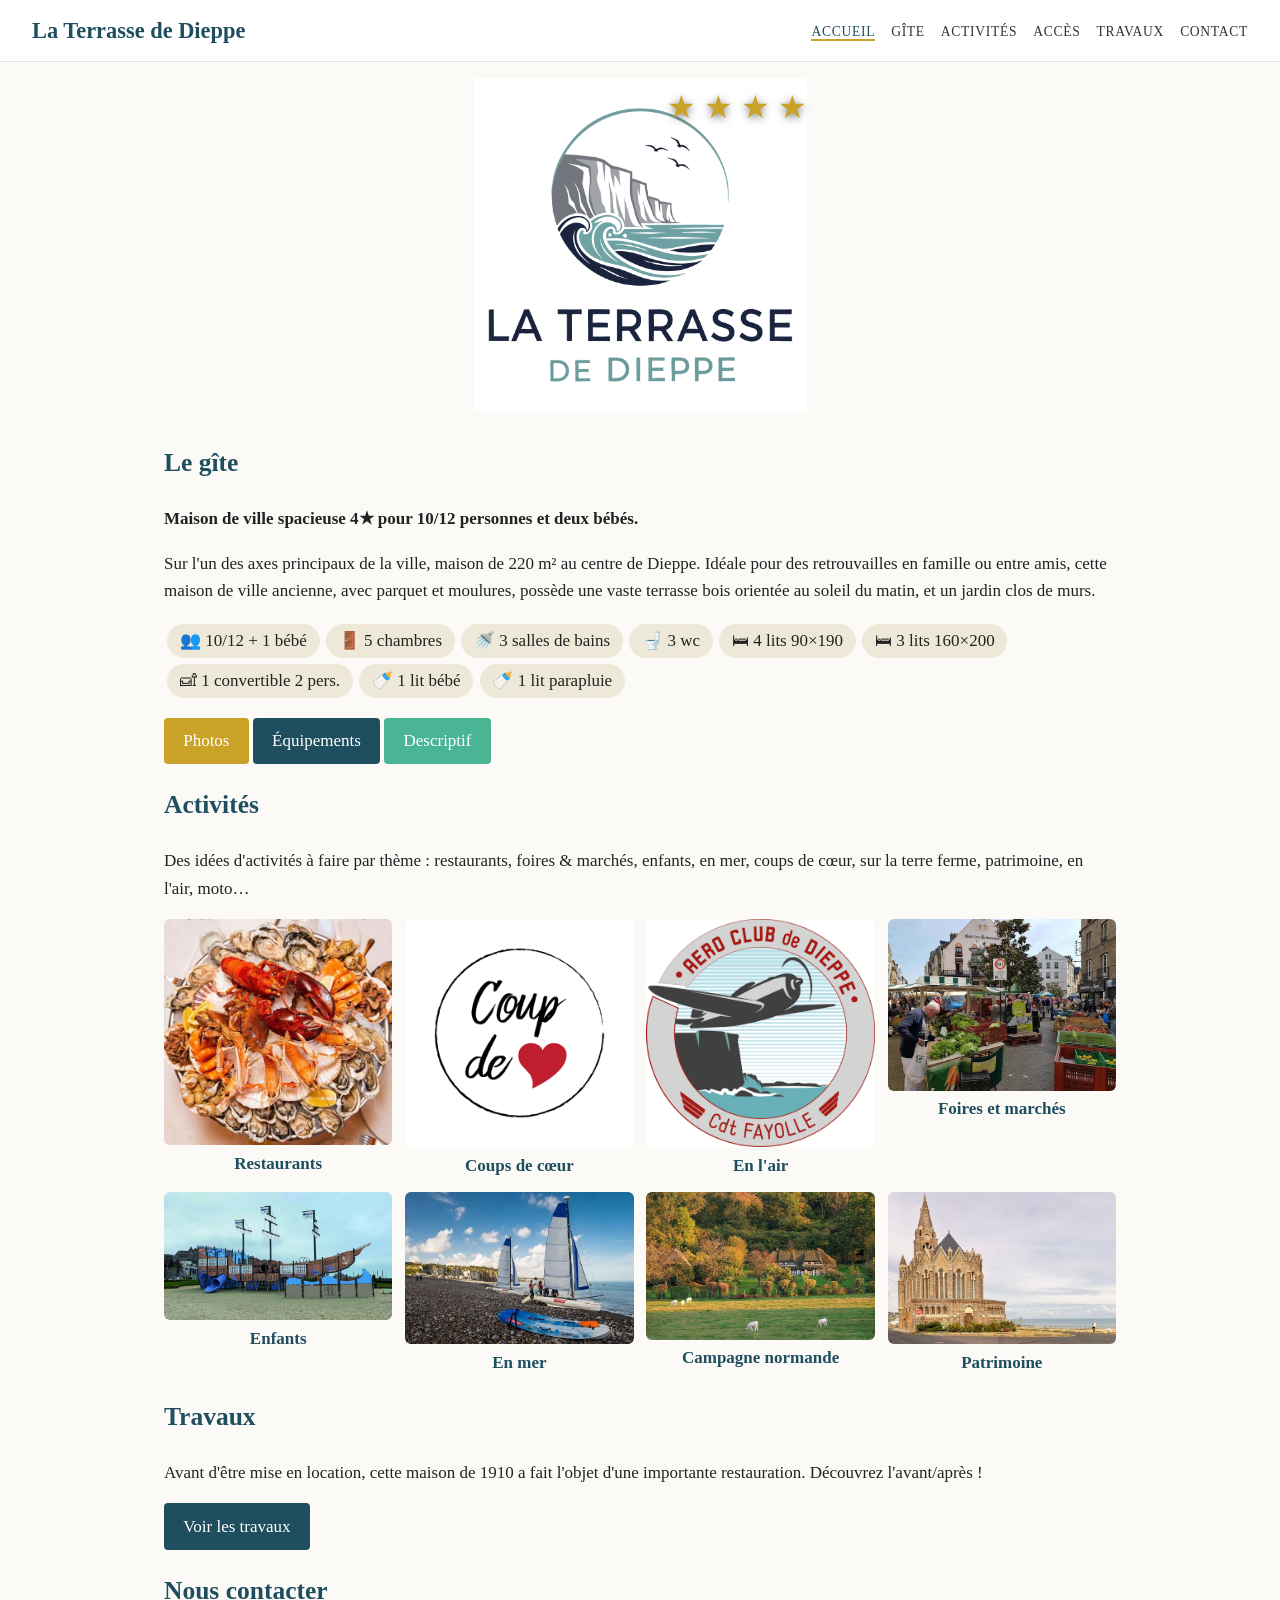
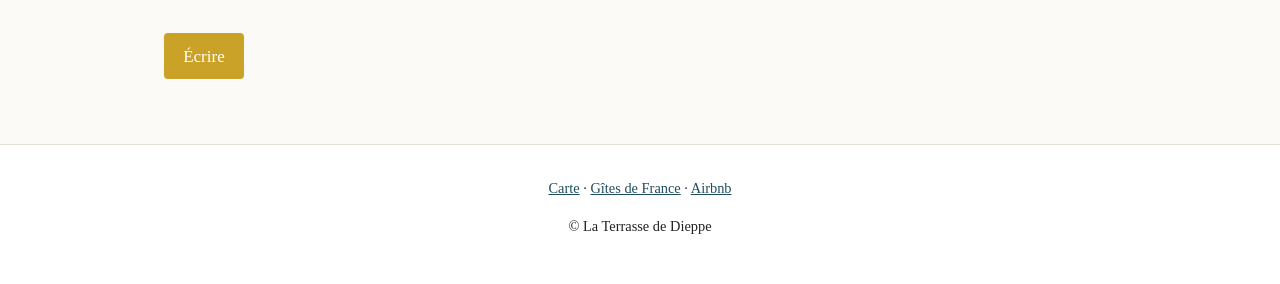
<file: index.html>
<!doctype html>
<html lang="fr">

<head>
    <meta charset="utf-8">
    <meta name="viewport" content="width=device-width,initial-scale=1">
    <title>Gîte 4 étoiles à Dieppe | La Terrasse de Dieppe</title>
    <meta name="description"
        content="Maison de ville de 220 m² au centre de Dieppe pour 10/12 personnes, terrasse et jardin clos.">
    <link rel="stylesheet" href="style.css">
</head>

<body>
    <header><a class="logo" href="index.html">La Terrasse de Dieppe</a>
        <nav><a href="index.html" class="on">Accueil</a><a href="gite.html">Gîte</a><a
                href="activites.html">Activités</a><a href="acces.html">Accès</a><a href="travaux.html">Travaux</a><a
                href="contact.html">Contact</a></nav>
    </header>
    <main>
        <section class="hero">
            <figure class="ph hero-img" data-name="colored-logo-hero.png"><img src="images/colored-logo-hero.png"
                    alt="logo du gîte" loading="lazy" onerror="this.remove()"></figure>
            <div class="hero-t">
                <p class="stars">★ ★ ★ ★</p>
            </div>
        </section>
        <section>
            <h2>Le gîte</h2>
            <p><strong>Maison de ville spacieuse 4★ pour 10/12 personnes et deux bébés.</strong></p>
            <p>Sur l'un des axes principaux de la ville, maison de 220 m² au centre de Dieppe. Idéale pour des
                retrouvailles en famille ou entre amis, cette maison de ville ancienne, avec parquet et moulures,
                possède une vaste terrasse bois orientée au soleil du matin, et un jardin clos de murs.</p>
            <div class="chips"><span>👥 10/12 + 1 bébé</span><span>🚪 5 chambres</span><span>🚿 3 salles de
                    bains</span><span>🚽 3 wc</span><span>🛏 4 lits 90×190</span><span>🛏 3 lits 160×200</span><span>🛋
                    1 convertible 2 pers.</span><span>🍼 1 lit bébé</span><span>🍼 1 lit parapluie</span></div>
            <p><a class="btn" href="photos.html">Photos</a> <a class="btn alt" href="equipements.html">Équipements</a>
                <a class="btn alt2" href="gite.html">Descriptif</a></p>
        </section>
        <section>
            <h2>Activités</h2>
            <p>Des idées d'activités à faire par thème : restaurants, foires &amp; marchés, enfants, en mer, coups de
                cœur, sur la terre ferme, patrimoine, en l'air, moto…</p>
            <div class="grid4">
                <a class="tile" href="activites.html#restaurants">
                    <figure class="ph " data-name="restaurants"><img src="images/restaurants.jpg"
                            alt="plateau de fruits de mer" loading="lazy" onerror="this.remove()"></figure>
                    <span>Restaurants</span></a>
                <a class="tile" href="activites.html#coups-de-coeur">
                    <figure class="ph " data-name="activite coups de coeur"><img
                            src="images/coup_coeur.png" alt="Coup de cœur" loading="lazy"
                            onerror="this.remove()"></figure><span>Coups de cœur</span></a>
                <a class="tile" href="activites.html#air">
                    <figure class="ph " data-name="activite aerienne"><img src="images/activite-aerienne.png" alt="Logo Aéroclub Dieppe"
                            loading="lazy" onerror="this.remove()"></figure><span>En l'air</span></a>
                <a class="tile" href="activites.html#marches">
                    <figure class="ph " data-name="marches"><img src="images/marches.jpg"
                            alt="Étal de légumes sur un marché" loading="lazy" onerror="this.remove()"></figure>
                    <span>Foires et marchés</span></a>
                <a class="tile" href="activites.html#enfants">
                    <figure class="ph " data-name="activite enfants"><img src="images/enfants.jpg"
                            alt="Aire de jeux enfants" loading="lazy" onerror="this.remove()"></figure>
                    <span>Enfants</span></a>
                <a class="tile" href="activites.html#mer">
                    <figure class="ph " data-name="activite maritime"><img src="images/activite-mer.jpg"
                            alt="activites maritime" loading="lazy" onerror="this.remove()"></figure><span>En mer</span></a>
                <a class="tile" href="activites.html#terre-ferme">
                    <figure class="ph " data-name="activite terre ferme"><img src="images/campagne.jpg"
                            alt="campagne normande" loading="lazy" onerror="this.remove()"></figure><span>Campagne normande</span></a>
                <a class="tile" href="activites.html#patrimoine">
                    <figure class="ph " data-name="activite patrimoine"><img src="images/patrimoine.jpg"
                            alt="Église Bonsecours Dieppe" loading="lazy" onerror="this.remove()"></figure>
                    <span>Patrimoine</span></a>
            </div>
        </section>
        <section>
            <h2>Travaux</h2>
            <p>Avant d'être mise en location, cette maison de 1910 a fait l'objet d'une importante restauration.
                Découvrez l'avant/après !</p>
            <p><a class="btn alt" href="travaux.html">Voir les travaux</a></p>
        </section>
        <section>
            <h2>Nous contacter</h2>
            <p><a class="btn" href="contact.html">Écrire</a></p>
        </section>
    </main>
    <footer><a href="acces.html">Carte</a> · <a
            href="https://www.gites-de-france.com/fr/normandie/seine-maritime/la-terrasse-de-dieppe-76g9279">Gîtes de
            France</a> · <a href="https://www.airbnb.fr/rooms/46443958">Airbnb</a>
        <p>© La Terrasse de Dieppe</p>
    </footer>
</body>

</html>
</file>
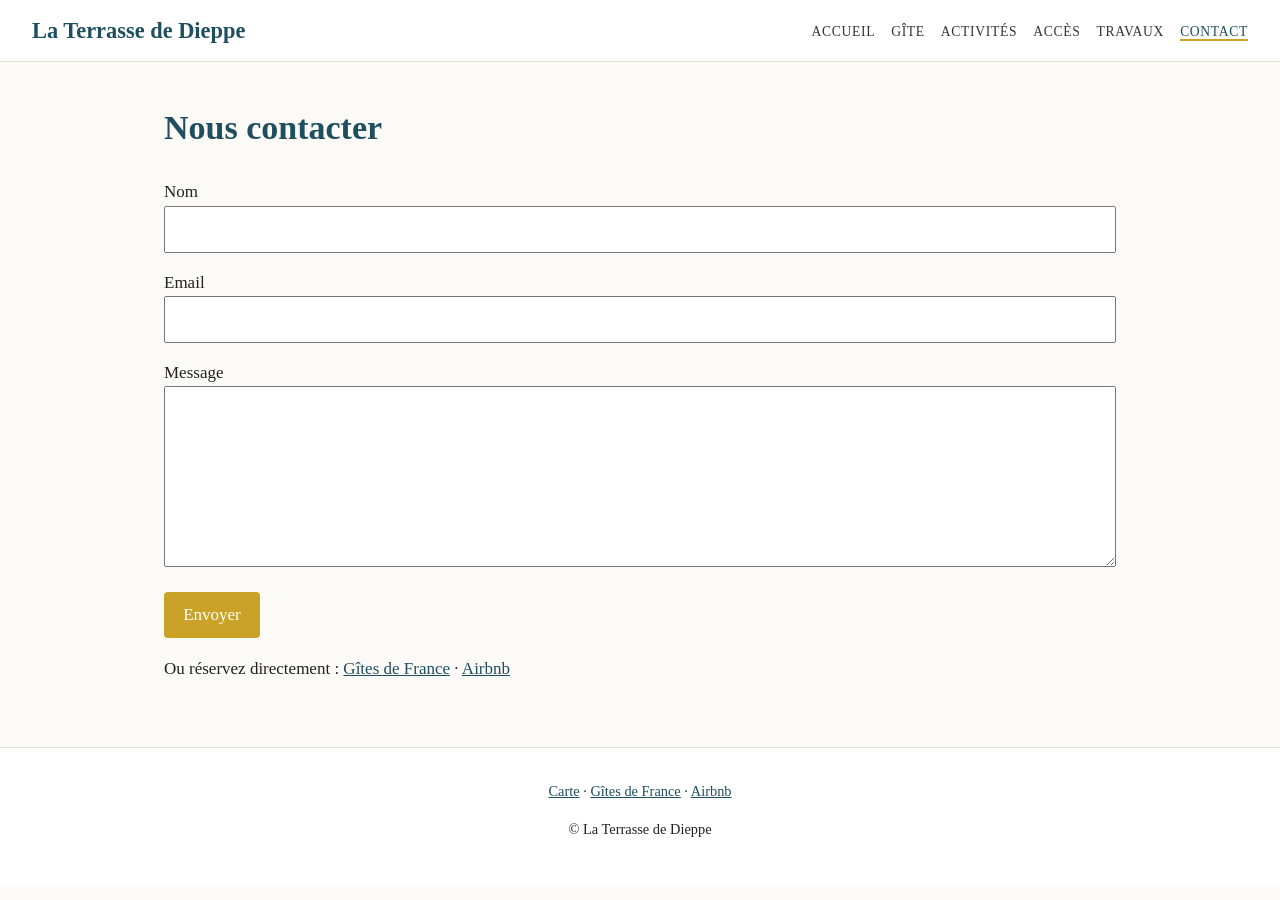
<file: contact.html>
<!doctype html>
<html lang="fr"><head><meta charset="utf-8"><meta name="viewport" content="width=device-width,initial-scale=1">
<title>Contact | La Terrasse de Dieppe</title><meta name="description" content="Contacter La Terrasse de Dieppe.">
<link rel="stylesheet" href="style.css"></head><body>
<header><a class="logo" href="index.html">La Terrasse de Dieppe</a><nav><a href="index.html">Accueil</a><a href="gite.html">Gîte</a><a href="activites.html">Activités</a><a href="acces.html">Accès</a><a href="travaux.html">Travaux</a><a href="contact.html" class="on">Contact</a></nav></header>
<main><h1>Nous contacter</h1>
<form action="https://formspree.io/f/VOTRE_ID" method="POST"><label>Nom<input name="name" required></label><label>Email<input type="email" name="email" required></label><label>Message<textarea name="message" rows="6" required></textarea></label><button class="btn">Envoyer</button></form>
<p>Ou réservez directement : <a href="https://www.gites-de-france.com/fr/normandie/seine-maritime/la-terrasse-de-dieppe-76g9279">Gîtes de France</a> · <a href="https://www.airbnb.fr/rooms/46443958">Airbnb</a></p></main>
<footer><a href="acces.html">Carte</a> · <a href="https://www.gites-de-france.com/fr/normandie/seine-maritime/la-terrasse-de-dieppe-76g9279">Gîtes de France</a> · <a href="https://www.airbnb.fr/rooms/46443958">Airbnb</a><p>© La Terrasse de Dieppe</p></footer></body></html>
</file>
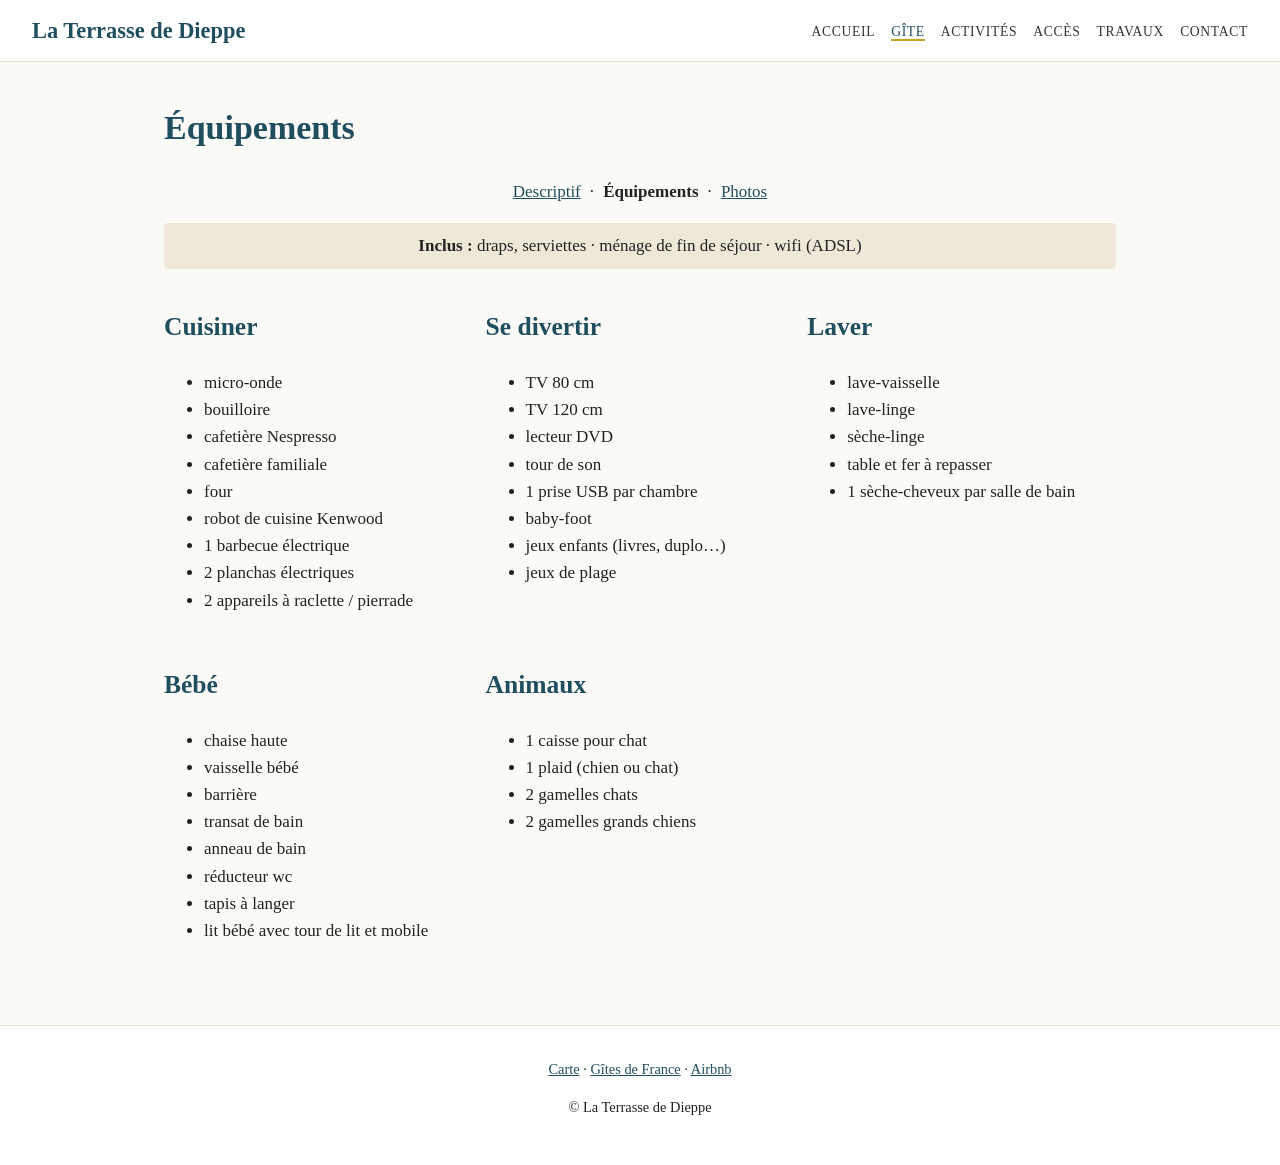
<file: equipements.html>
<!doctype html>
<html lang="fr">

<head>
    <meta charset="utf-8">
    <meta name="viewport" content="width=device-width,initial-scale=1">
    <title>Équipements | La Terrasse de Dieppe</title>
    <meta name="description" content="Équipements du gîte : cuisine, loisirs, linge, bébé, animaux.">
    <link rel="stylesheet" href="style.css">
</head>

<body>
    <header><a class="logo" href="index.html">La Terrasse de Dieppe</a>
        <nav><a href="index.html">Accueil</a><a href="gite.html" class="on">Gîte</a><a
                href="activites.html">Activités</a><a href="acces.html">Accès</a><a href="travaux.html">Travaux</a><a
                href="contact.html">Contact</a></nav>
    </header>
    <main>
        <h1>Équipements</h1>
        <p class="sub"><a href="gite.html">Descriptif</a> · <strong>Équipements</strong> · <a href="photos.html">Photos</a></p>
        <p class="incl"><strong>Inclus :</strong> draps, serviettes · ménage de fin de séjour · wifi (ADSL)</p>
        <div class="grid2">
            <div>
                <h2>Cuisiner</h2>
                <ul>
                    <li>micro-onde</li>
                    <li>bouilloire</li>
                    <li>cafetière Nespresso</li>
                    <li>cafetière familiale</li>
                    <li>four</li>
                    <li>robot de cuisine Kenwood</li>
                    <li>1 barbecue électrique</li>
                    <li>2 planchas électriques</li>
                    <li>2 appareils à raclette / pierrade</li>
                </ul>
            </div>
            <div>
                <h2>Se divertir</h2>
                <ul>
                    <li>TV 80 cm</li>
                    <li>TV 120 cm</li>
                    <li>lecteur DVD</li>
                    <li>tour de son</li>
                    <li>1 prise USB par chambre</li>
                    <li>baby-foot</li>
                    <li>jeux enfants (livres, duplo…)</li>
                    <li>jeux de plage</li>
                </ul>
            </div>
            <div>
                <h2>Laver</h2>
                <ul>
                    <li>lave-vaisselle</li>
                    <li>lave-linge</li>
                    <li>sèche-linge</li>
                    <li>table et fer à repasser</li>
                    <li>1 sèche-cheveux par salle de bain</li>
                </ul>
            </div>
            <div>
                <h2>Bébé</h2>
                <ul>
                    <li>chaise haute</li>
                    <li>vaisselle bébé</li>
                    <li>barrière</li>
                    <li>transat de bain</li>
                    <li>anneau de bain</li>
                    <li>réducteur wc</li>
                    <li>tapis à langer</li>
                    <li>lit bébé avec tour de lit et mobile</li>
                </ul>
            </div>
            <div>
                <h2>Animaux</h2>
                <ul>
                    <li>1 caisse pour chat</li>
                    <li>1 plaid (chien ou chat)</li>
                    <li>2 gamelles chats</li>
                    <li>2 gamelles grands chiens</li>
                </ul>
            </div>
        </div>
    </main>
    <footer><a href="acces.html">Carte</a> · <a
            href="https://www.gites-de-france.com/fr/normandie/seine-maritime/la-terrasse-de-dieppe-76g9279">Gîtes de
            France</a> · <a href="https://www.airbnb.fr/rooms/46443958">Airbnb</a>
        <p>© La Terrasse de Dieppe</p>
    </footer>
</body>

</html>
</file>
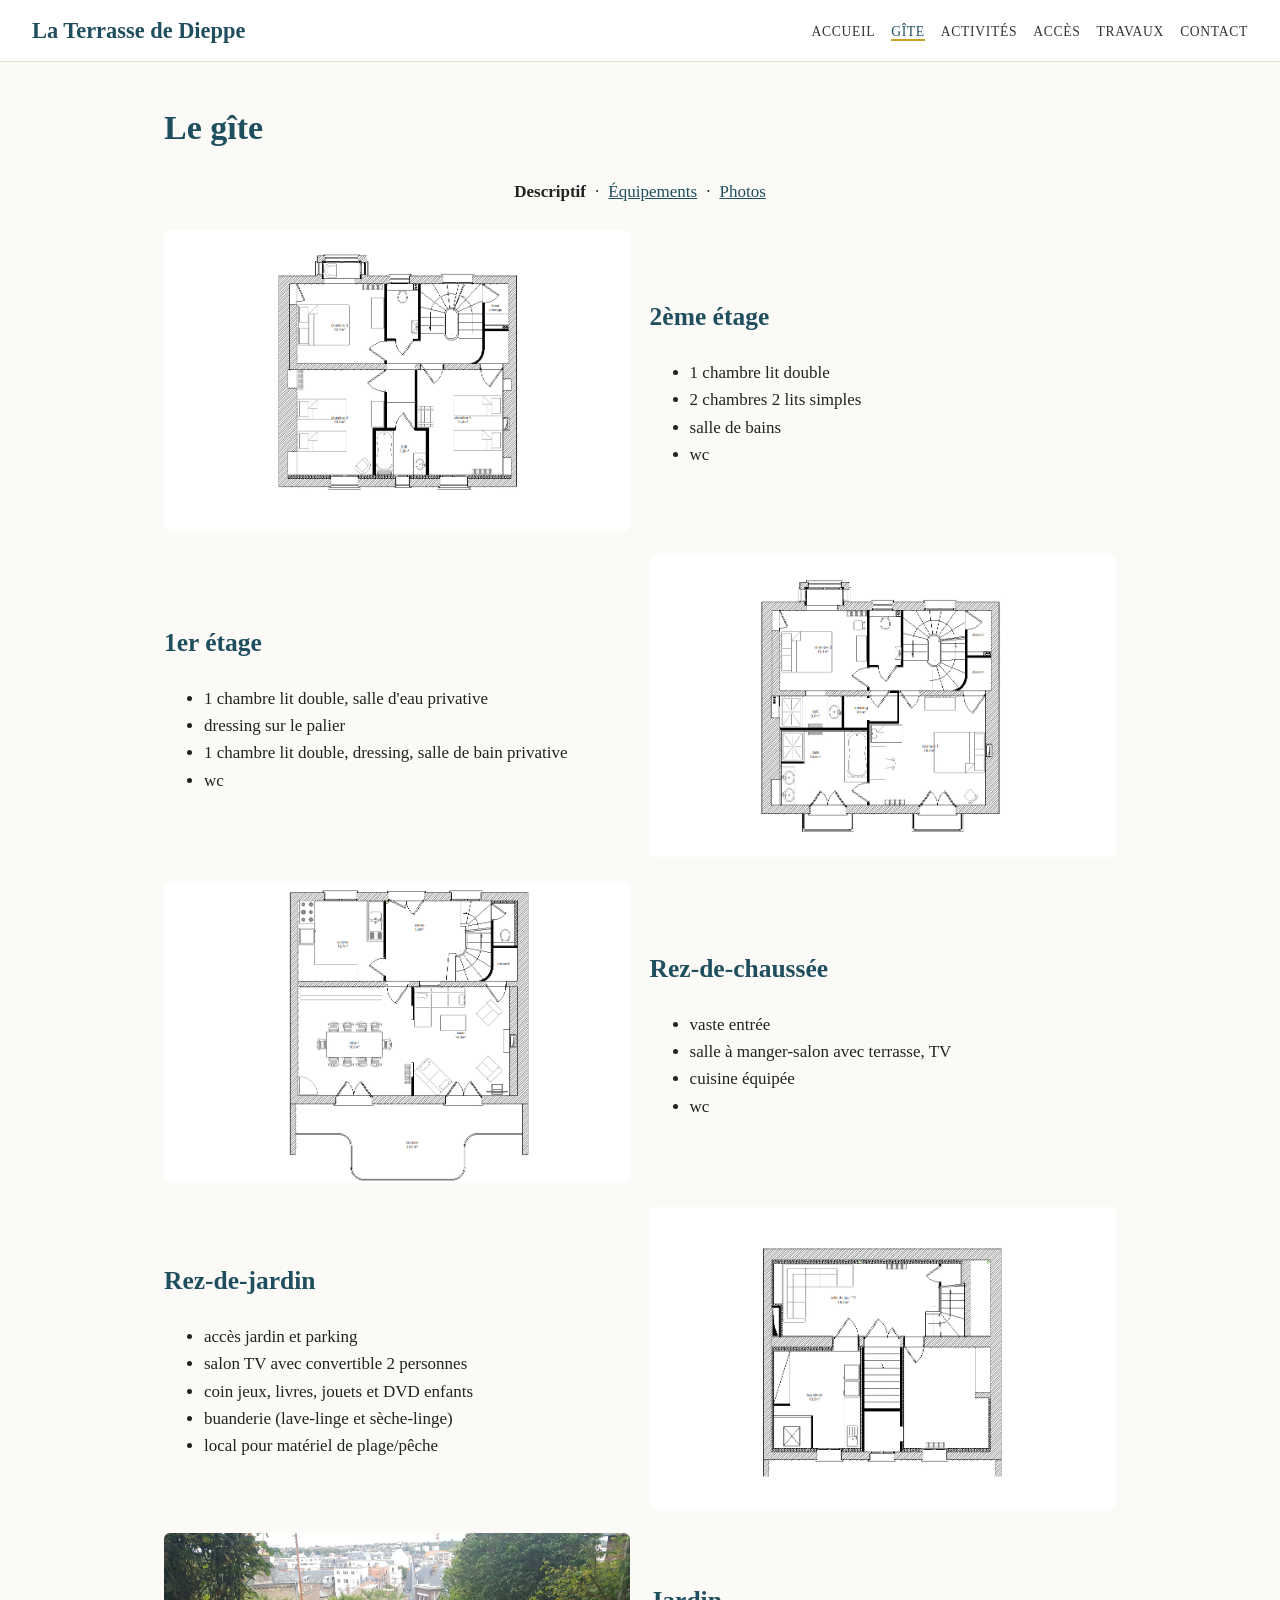
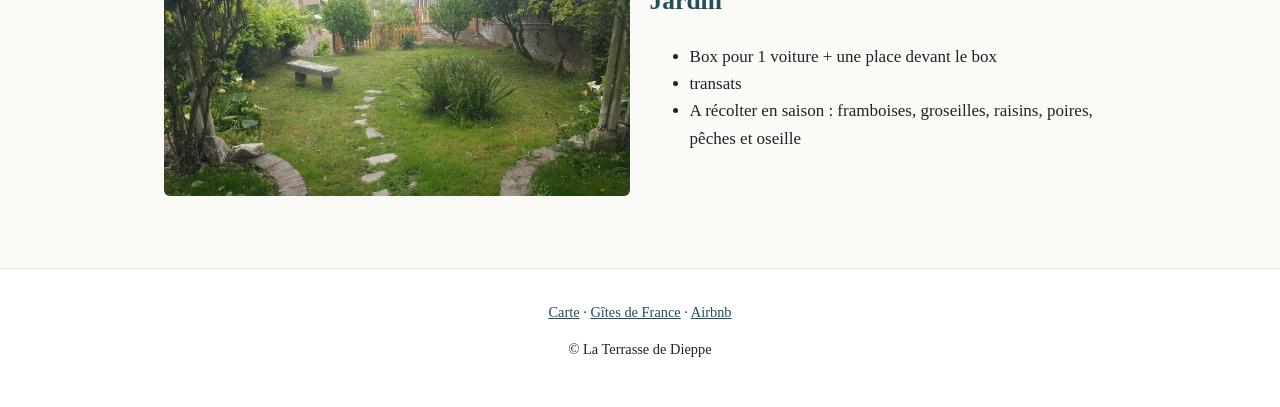
<file: gite.html>
<!doctype html>
<html lang="fr">

<head>
    <meta charset="utf-8">
    <meta name="viewport" content="width=device-width,initial-scale=1">
    <title>Le gîte : descriptif | La Terrasse de Dieppe</title>
    <meta name="description" content="Descriptif des étages du gîte : chambres, salons, cuisine, jardin et parking.">
    <link rel="stylesheet" href="style.css">
</head>

<body>
    <header><a class="logo" href="index.html">La Terrasse de Dieppe</a>
        <nav><a href="index.html">Accueil</a><a href="gite.html" class="on">Gîte</a><a
                href="activites.html">Activités</a><a href="acces.html">Accès</a><a href="travaux.html">Travaux</a><a
                href="contact.html">Contact</a></nav>
    </header>
    <main>
        <h1>Le gîte</h1>
        <p class="sub"><strong>Descriptif</strong> · <a href="equipements.html">Équipements</a> · <a href="photos.html">Photos</a></p>
        <div class="floor">
            <figure class="ph " data-name="plan 2eme etage"><img src="images/plan_2eme.jpg"
                    alt="plan 2eme etage" loading="lazy" onerror="this.remove()"></figure>
            <div>
                <h2>2ème étage</h2>
                <ul>
                    <li>1 chambre lit double</li>
                    <li>2 chambres 2 lits simples</li>
                    <li>salle de bains</li>
                    <li>wc</li>
                </ul>
            </div>
        </div>
        <div class="floor">
            <figure class="ph " data-name="plan 1er etage"><img src="images/plan_1er.jpg"
                    alt="plan 1er etage" loading="lazy" onerror="this.remove()"></figure>
            <div>
                <h2>1er étage</h2>
                <ul>
                    <li>1 chambre lit double, salle d'eau privative</li>
                    <li>dressing sur le palier</li>
                    <li>1 chambre lit double, dressing, salle de bain privative</li>
                    <li>wc</li>
                </ul>
            </div>
        </div>
        <div class="floor">
            <figure class="ph " data-name="plan rez de chaussee"><img src="images/plan_RdC.jpg"
                    alt="plan rez de chaussee" loading="lazy" onerror="this.remove()"></figure>
            <div>
                <h2>Rez-de-chaussée</h2>
                <ul>
                    <li>vaste entrée</li>
                    <li>salle à manger-salon avec terrasse, TV</li>
                    <li>cuisine équipée</li>
                    <li>wc</li>
                </ul>
            </div>
        </div>
        <div class="floor">
            <figure class="ph " data-name="plan rez de jardin"><img src="images/plan_RdJ.jpg"
                    alt="plan rez de jardin" loading="lazy" onerror="this.remove()"></figure>
            <div>
                <h2>Rez-de-jardin</h2>
                <ul>
                    <li>accès jardin et parking</li>
                    <li>salon TV avec convertible 2 personnes</li>
                    <li>coin jeux, livres, jouets et DVD enfants</li>
                    <li>buanderie (lave-linge et sèche-linge)</li>
                    <li>local pour matériel de plage/pêche</li>
                </ul>
            </div>
        </div>
        <div class="floor">
            <figure class="ph " data-name="jardin"><img src="images/photo_jardin.jpg"
                    alt="Jardin clos de murs" loading="lazy" onerror="this.remove()"></figure>
            <div>
                <h2>Jardin</h2>
                <ul>
                    <li>Box pour 1 voiture + une place devant le box</li>
                    <li>transats</li>
                    <li>A récolter en saison : framboises, groseilles, raisins, poires, pêches et oseille</li>
                </ul>
            </div>
        </div>
    </main>
    <footer><a href="acces.html">Carte</a> · <a
            href="https://www.gites-de-france.com/fr/normandie/seine-maritime/la-terrasse-de-dieppe-76g9279">Gîtes de
            France</a> · <a href="https://www.airbnb.fr/rooms/46443958">Airbnb</a>
        <p>© La Terrasse de Dieppe</p>
    </footer>
</body>

</html>
</file>
<file: style.css>
* {
    box-sizing: border-box
}

body {
    margin: 0;
    font: 17px/1.6 Georgia, serif;
    color: #222;
    background: #fbfaf7
}

header {
    position: sticky;
    top: 0;
    z-index: 5;
    display: flex;
    flex-wrap: wrap;
    justify-content: space-between;
    align-items: center;
    padding: .8rem 2rem;
    background: #fff;
    border-bottom: 1px solid #e5e0d5
}

.logo {
    font-size: 1.4rem;
    font-weight: bold;
    color: #1f4e5f;
    text-decoration: none
}

nav a {
    margin-left: 1rem;
    color: #333;
    text-decoration: none;
    text-transform: uppercase;
    font-size: .85rem;
    letter-spacing: .05em
}

nav a.on,
nav a:hover {
    color: #1f4e5f;
    border-bottom: 2px solid #c9a227
}

main {
    max-width: 1000px;
    margin: 0 auto;
    padding: 1rem 1.5rem 3rem
}

h1,
h2,
h3 {
    color: #1f4e5f
}

a {
    color: #1f4e5f
}

.ph {
    position: relative;
    margin: 0;
    background: #e6e2d6;
    border: 2px dashed #b9b19b;
    border-radius: 6px;
    min-height: 160px;
    display: flex;
    align-items: center;
    justify-content: center;
    overflow: hidden
}

.ph::after {
    content: "📷 " attr(data-name);
    position: absolute;
    color: #7a7360;
    font: 13px monospace;
    text-align: center;
    padding: .5rem;
    z-index: 0
}

.ph img {
    position: relative;
    z-index: 1;
    display: block;
    width: 100%;
    height: 100%;
    object-fit: cover
}

.ph:has(img) {
    border: 0;
    min-height: 0;
    background: none
}

.ph:has(img)::after {
    display: none
}

.wide {
    min-height: 220px;
    margin: 1rem 0
}

.plan {
    min-height: 280px
}

.hero {
    position: relative;
    max-width: 333px;
    /* margin: 0 -1.5rem 2rem */
    margin: 0 auto 2rem;
}

.hero-img {
    height: auto;
    aspect-ratio: auto;
    min-height: 110px;   /* jamais plus plat que ça (previous value: 380)*/
    max-height: none;   /* jamais plus haut que ça */
    border-radius: 0
}

.hero-img img {
  width: 100%;
  height: auto;         /* hauteur naturelle, proportions respectées */
  object-fit: contain;
}

.hero-t {
    position: absolute;
    z-index: 2;
    inset: 0;
    display: block;  /* flex */
    flex-direction: column;
    align-items: center;
    justify-content: center;
    text-align: right; /* center */
    pointer-events: none;
    color: #fff;
    text-shadow: 0 2px 8px rgba(0, 0, 0, .5)
}

.hero-t * {
    pointer-events: auto
}

.stars {
    color: #c9a227;
    font-size: 2rem;
    margin: .2rem 0 1rem
}

.btn {
    display: inline-block;
    background: #c9a227;
    color: #fff;
    padding: .6rem 1.2rem;
    border: 0;
    border-radius: 4px;
    text-decoration: none;
    cursor: pointer;
    font: inherit;
    text-shadow: none
}

.btn.alt {
    background: #1f4e5f
}

.btn.alt2 {
  background: #4ab595;
}

.chips span {
    display: inline-block;
    background: #eee8d8;
    border-radius: 20px;
    padding: .2rem .8rem;
    margin: .2rem
}

.grid2,
.grid3,
.grid4,
.galerie {
    display: grid;
    gap: .8rem;
    margin: 1rem 0
}

.grid2 {
    grid-template-columns: repeat(auto-fit, minmax(280px, 1fr))
}

.grid3 {
    grid-template-columns: repeat(auto-fit, minmax(200px, 1fr))
}

.grid4 {
    grid-template-columns: repeat(auto-fit, minmax(200px, 1fr))
}

.galerie {
    grid-template-columns: repeat(auto-fill, minmax(230px, 1fr))
}

.tile {
    text-decoration: none;
    text-align: center;
    color: #1f4e5f;
    font-weight: bold
}

.tile span {
    display: block;
    margin-top: .3rem
}

.floor {
    display: grid;
    grid-template-columns: 1fr 1fr;
    gap: 1.2rem;
    align-items: center;
    margin: 1.5rem 0
}

.floor:nth-child(even) .ph {
    order: 2
}

.cards {
    display: grid;
    grid-template-columns: repeat(auto-fit, minmax(300px, 1fr));
    gap: 1rem
}

.card {
    background: #fff;
    border: 1px solid #e5e0d5;
    border-radius: 6px;
    padding: .8rem 1.2rem
}

.card h3 {
    margin: .2rem 0
}

.sub {
    text-align: center
}

.sub a,
.sub strong {
    margin: 0 .3rem
}

section {
    scroll-margin-top: 70px
}

.note,
.todo {
    background: #fff3cd;
    padding: .5rem 1rem;
    border-radius: 4px
}

.map {
    margin: 1rem 0
}

.incl {
    text-align: center;
    background: #eee8d8;
    padding: .6rem;
    border-radius: 4px
}

form label {
    display: block;
    margin: 1rem 0
}

input,
textarea {
    width: 100%;
    padding: .5rem;
    font: inherit
}

footer {
    text-align: center;
    padding: 2rem;
    background: #fff;
    border-top: 1px solid #e5e0d5;
    font-size: .9rem
}

@media(max-width:700px) {
    .floor {
        grid-template-columns: 1fr
    }

    .floor:nth-child(even) .ph {
        order: 0
    }

    nav a {
        display: inline-block;
        margin: .3rem .6rem 0 0
    }

    .hero-t h1 {
        font-size: 1.8rem
    }
}
</file>
